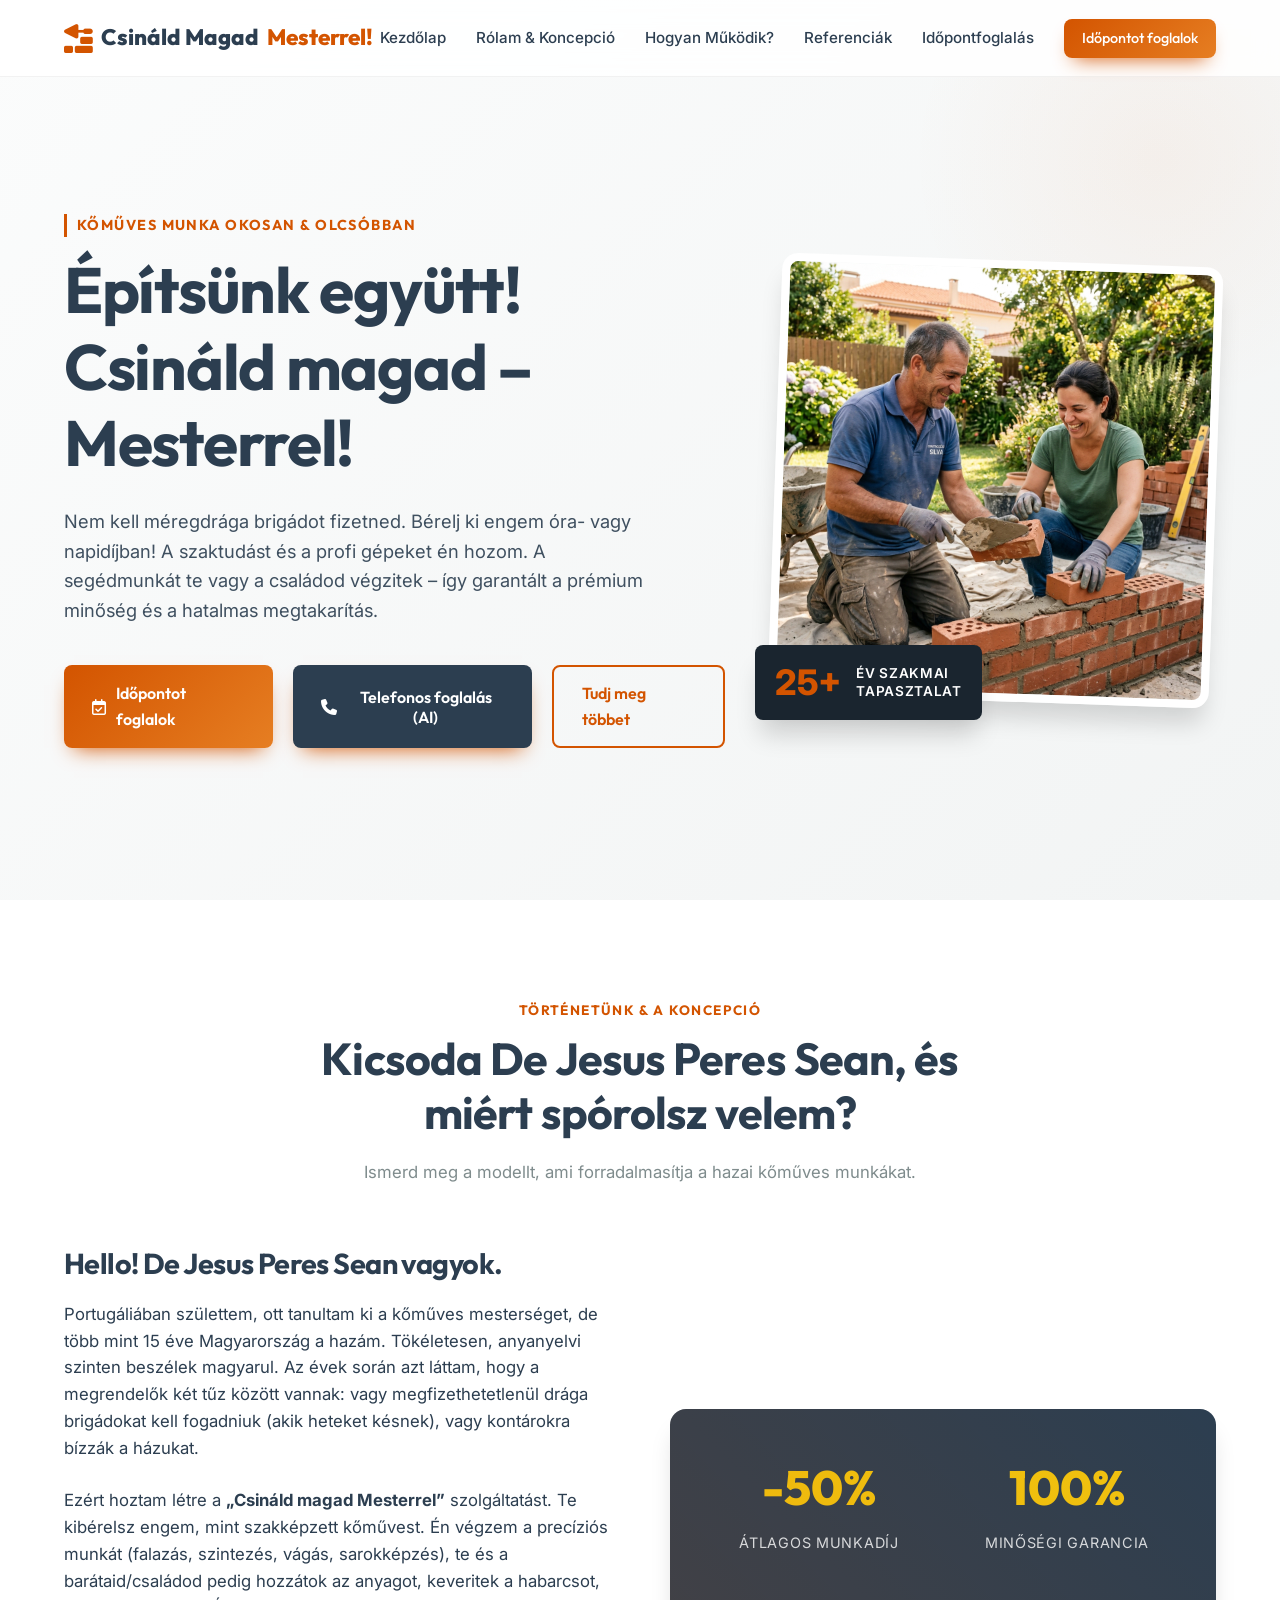
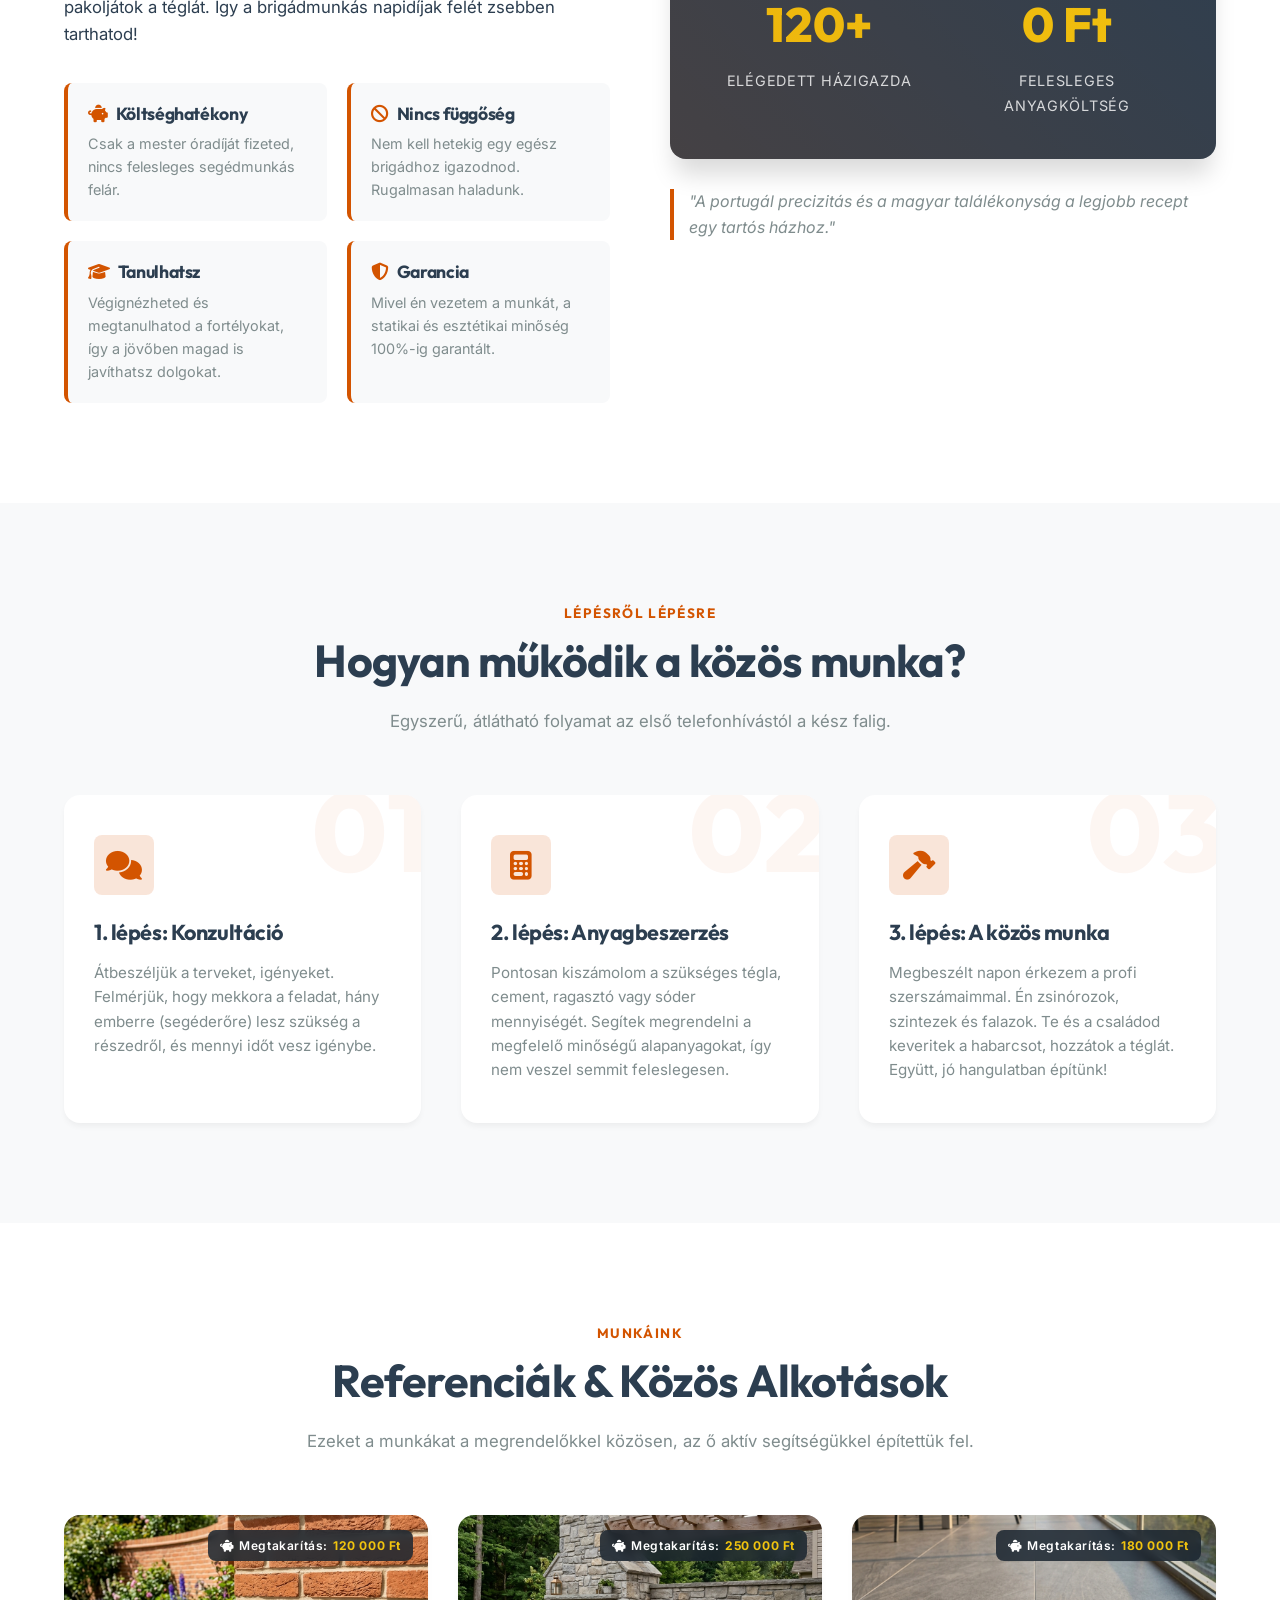
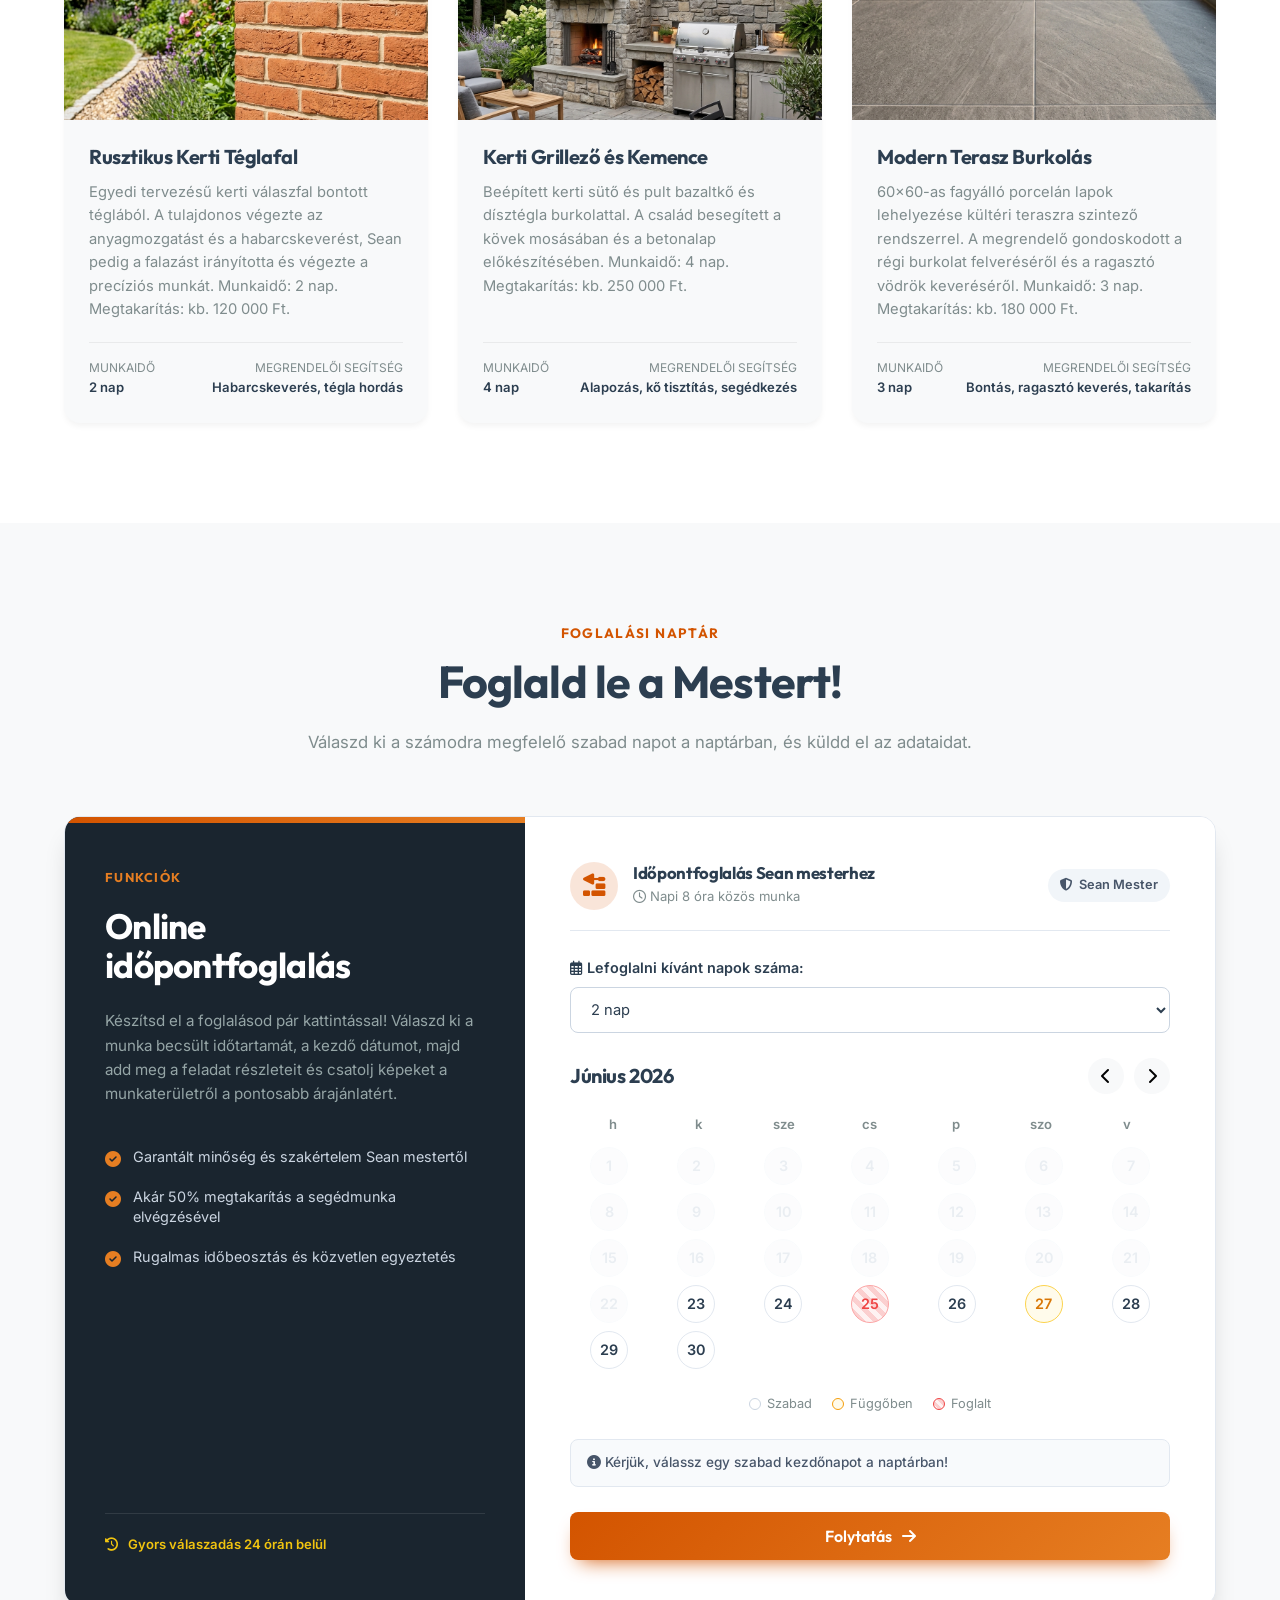
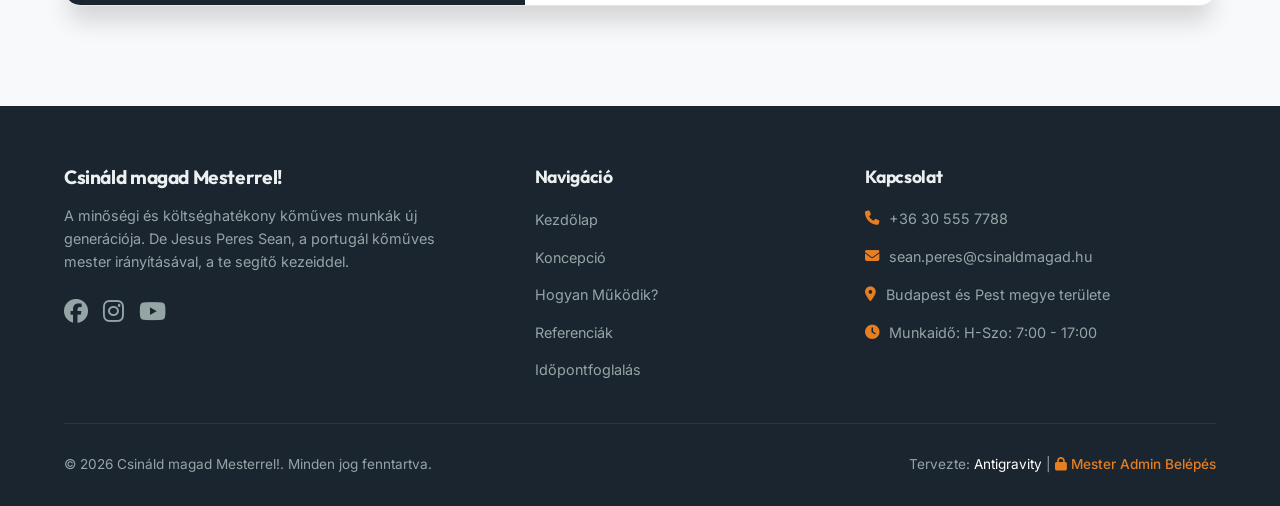
<file: index.html>
<!DOCTYPE html>
<html lang="hu">
<head>
    <meta charset="UTF-8">
    <meta name="viewport" content="width=device-width, initial-scale=1.0">
    <title>Csináld magad Mesterrel! - Kőműves szolgáltatás másképp</title>
    <meta name="description" content="Spóroljon százezreket kőműves munkáin! Kérjen profi segítséget óradíjban, végezze el a segédmunkát önállóan, Joao a portugál mester irányításával.">
    <!-- FontAwesome for modern icons -->
    <link rel="stylesheet" href="https://cdnjs.cloudflare.com/ajax/libs/font-awesome/6.4.0/css/all.min.css">
    <!-- Main Stylesheet -->
    <link rel="stylesheet" href="css/style.css?v=1.2">
</head>
<body>

    <!-- Navigation Bar -->
    <nav class="navbar" id="navbar">
        <a href="#" class="logo">
            <span class="logo-icon"><i class="fa-solid fa-trowel-bricks"></i></span>
            Csináld Magad <span>Mesterrel!</span>
        </a>
        <ul class="nav-links" id="nav-links">
            <li><a href="#home">Kezdőlap</a></li>
            <li><a href="#concept">Rólam & Koncepció</a></li>
            <li><a href="#how-it-works">Hogyan Működik?</a></li>
            <li><a href="#references">Referenciák</a></li>
            <li><a href="#booking">Időpontfoglalás</a></li>
            <li><a href="#booking" class="btn btn-primary" style="padding: 8px 18px; font-size: 0.9rem;">Időpontot foglalok</a></li>
        </ul>
        <div class="hamburger" id="hamburger">
            <span></span>
            <span></span>
            <span></span>
        </div>
    </nav>

    <!-- Hero Section -->
    <section class="hero" id="home">
        <div class="hero-content">
            <span class="hero-tagline">Kőműves munka okosan & olcsóbban</span>
            <h1>Építsünk együtt! <br>Csináld magad – <span>Mesterrel!</span></h1>
            <p>
                Nem kell méregdrága brigádot fizetned. Bérelj ki engem óra- vagy napidíjban! A szaktudást és a profi gépeket én hozom. A segédmunkát te vagy a családod végzitek – így garantált a prémium minőség és a hatalmas megtakarítás.
            </p>
            <div class="hero-ctas">
                <a href="#booking" class="btn btn-primary"><i class="fa-regular fa-calendar-check"></i> Időpontot foglalok</a>
                <button class="btn btn-primary vapi-booking-btn" style="background: var(--secondary);"><i class="fa-solid fa-phone"></i> Telefonos foglalás (AI)</button>
                <a href="#concept" class="btn btn-outline">Tudj meg többet</a>
            </div>
        </div>
        <div class="hero-image-wrapper">
            <img src="assets/hero.png" alt="De Jesus Peres Sean kőműves mester munka közben" class="hero-img">
            <div class="hero-image-badge">
                <span class="badge-num">25+</span>
                <span class="badge-text">Év szakmai<br>tapasztalat</span>
            </div>
        </div>
    </section>

    <!-- Concept / Story Section -->
    <section class="story" id="concept">
        <div class="section-header">
            <span class="section-subtitle">Történetünk & A Koncepció</span>
            <h2 class="section-title">Kicsoda De Jesus Peres Sean, és miért spórolsz velem?</h2>
            <p class="section-desc">Ismerd meg a modellt, ami forradalmasítja a hazai kőműves munkákat.</p>
        </div>
        
        <div class="story-grid">
            <div class="story-content">
                <h3>Hello! De Jesus Peres Sean vagyok.</h3>
                <p class="story-text">
                    Portugáliában születtem, ott tanultam ki a kőműves mesterséget, de több mint 15 éve Magyarország a hazám. Tökéletesen, anyanyelvi szinten beszélek magyarul. Az évek során azt láttam, hogy a megrendelők két tűz között vannak: vagy megfizethetetlenül drága brigádokat kell fogadniuk (akik heteket késnek), vagy kontárokra bízzák a házukat.
                </p>
                <p class="story-text">
                    Ezért hoztam létre a <strong>„Csináld magad Mesterrel”</strong> szolgáltatást. Te kibérelsz engem, mint szakképzett kőművest. Én végzem a precíziós munkát (falazás, szintezés, vágás, sarokképzés), te és a barátaid/családod pedig hozzátok az anyagot, keveritek a habarcsot, pakoljátok a téglát. Így a brigádmunkás napidíjak felét zsebben tarthatod!
                </p>
                
                <div class="story-features">
                    <div class="story-feature-card">
                        <h4><i class="fa-solid fa-piggy-bank" style="color: var(--primary);"></i> Költséghatékony</h4>
                        <p>Csak a mester óradíját fizeted, nincs felesleges segédmunkás felár.</p>
                    </div>
                    <div class="story-feature-card">
                        <h4><i class="fa-solid fa-ban" style="color: var(--primary);"></i> Nincs függőség</h4>
                        <p>Nem kell hetekig egy egész brigádhoz igazodnod. Rugalmasan haladunk.</p>
                    </div>
                    <div class="story-feature-card">
                        <h4><i class="fa-solid fa-graduation-cap" style="color: var(--primary);"></i> Tanulhatsz</h4>
                        <p>Végignézheted és megtanulhatod a fortélyokat, így a jövőben magad is javíthatsz dolgokat.</p>
                    </div>
                    <div class="story-feature-card">
                        <h4><i class="fa-solid fa-shield-halved" style="color: var(--primary);"></i> Garancia</h4>
                        <p>Mivel én vezetem a munkát, a statikai és esztétikai minőség 100%-ig garantált.</p>
                    </div>
                </div>
            </div>
            
            <div class="story-stats-wrapper">
                <div class="story-stats">
                    <div class="stat-item">
                        <span class="stat-val">-50%</span>
                        <span class="stat-label">Átlagos Munkadíj</span>
                    </div>
                    <div class="stat-item">
                        <span class="stat-val">100%</span>
                        <span class="stat-label">Minőségi Garancia</span>
                    </div>
                    <div class="stat-item">
                        <span class="stat-val">120+</span>
                        <span class="stat-label">Elégedett Házigazda</span>
                    </div>
                    <div class="stat-item">
                        <span class="stat-val">0 Ft</span>
                        <span class="stat-label">Felesleges Anyagköltség</span>
                    </div>
                </div>
                <div style="margin-top: 30px; text-align: center;">
                    <blockquote style="font-style: italic; border-left: 4px solid var(--primary); padding-left: 15px; text-align: left; color: var(--text-muted);">
                        "A portugál precizitás és a magyar találékonyság a legjobb recept egy tartós házhoz."
                    </blockquote>
                </div>
            </div>
        </div>
    </section>

    <!-- How It Works Section -->
    <section class="how-it-works" id="how-it-works">
        <div class="section-header">
            <span class="section-subtitle">Lépésről lépésre</span>
            <h2 class="section-title">Hogyan működik a közös munka?</h2>
            <p class="section-desc">Egyszerű, átlátható folyamat az első telefonhívástól a kész falig.</p>
        </div>
        
        <div class="steps-container">
            <!-- Step 1 -->
            <div class="step-card">
                <span class="step-num">01</span>
                <div class="step-icon-wrapper">
                    <i class="fa-solid fa-comments"></i>
                </div>
                <h3>1. lépés: Konzultáció</h3>
                <p>
                    Átbeszéljük a terveket, igényeket. Felmérjük, hogy mekkora a feladat, hány emberre (segéderőre) lesz szükség a részedről, és mennyi időt vesz igénybe.
                </p>
            </div>
            
            <!-- Step 2 -->
            <div class="step-card">
                <span class="step-num">02</span>
                <div class="step-icon-wrapper">
                    <i class="fa-solid fa-calculator"></i>
                </div>
                <h3>2. lépés: Anyagbeszerzés</h3>
                <p>
                    Pontosan kiszámolom a szükséges tégla, cement, ragasztó vagy sóder mennyiségét. Segítek megrendelni a megfelelő minőségű alapanyagokat, így nem veszel semmit feleslegesen.
                </p>
            </div>
            
            <!-- Step 3 -->
            <div class="step-card">
                <span class="step-num">03</span>
                <div class="step-icon-wrapper">
                    <i class="fa-solid fa-hammer"></i>
                </div>
                <h3>3. lépés: A közös munka</h3>
                <p>
                    Megbeszélt napon érkezem a profi szerszámaimmal. Én zsinórozok, szintezek és falazok. Te és a családod keveritek a habarcsot, hozzátok a téglát. Együtt, jó hangulatban építünk!
                </p>
            </div>
        </div>
    </section>

    <!-- Services and References Section -->
    <section class="references" id="references">
        <div class="section-header">
            <span class="section-subtitle">Munkáink</span>
            <h2 class="section-title">Referenciák & Közös Alkotások</h2>
            <p class="section-desc">Ezeket a munkákat a megrendelőkkel közösen, az ő aktív segítségükkel építettük fel.</p>
        </div>
        
        <div class="ref-grid" id="references-grid">
            <!-- Dynamic items loaded from local storage database -->
        </div>
    </section>

    <!-- Booking System Section -->
    <section class="booking" id="booking">
        <div class="section-header">
            <span class="section-subtitle">Foglalási naptár</span>
            <h2 class="section-title">Foglald le a Mestert!</h2>
            <p class="section-desc">Válaszd ki a számodra megfelelő szabad napot a naptárban, és küldd el az adataidat.</p>
        </div>
        
        <div class="booking-widget">
            <!-- Widget Left: Info Panel (Dark Theme) -->
            <div class="widget-left">
                <span class="widget-tag">FUNKCIÓK</span>
                <h2>Online<br>időpontfoglalás</h2>
                <p>
                    Készítsd el a foglalásod pár kattintással! Válaszd ki a munka becsült időtartamát, a kezdő dátumot, majd add meg a feladat részleteit és csatolj képeket a munkaterületről a pontosabb árajánlatért.
                </p>
                <div class="widget-bullets">
                    <div class="bullet-item">
                        <i class="fa-solid fa-circle-check"></i>
                        <span>Garantált minőség és szakértelem Sean mestertől</span>
                    </div>
                    <div class="bullet-item">
                        <i class="fa-solid fa-circle-check"></i>
                        <span>Akár 50% megtakarítás a segédmunka elvégzésével</span>
                    </div>
                    <div class="bullet-item">
                        <i class="fa-solid fa-circle-check"></i>
                        <span>Rugalmas időbeosztás és közvetlen egyeztetés</span>
                    </div>
                </div>
                <div class="widget-badge-container">
                    <div class="widget-badge">
                        <i class="fa-solid fa-clock-rotate-left"></i>
                        <span>Gyors válaszadás 24 órán belül</span>
                    </div>
                </div>
            </div>
            
            <!-- Widget Right: Wizard (White Panel) -->
            <div class="widget-right">
                <!-- Wizard Header (Service Info) -->
                <div class="wizard-service-info">
                    <div class="service-icon">
                        <i class="fa-solid fa-trowel-bricks"></i>
                    </div>
                    <div class="service-details">
                        <h4>Időpontfoglalás Sean mesterhez</h4>
                        <span><i class="fa-regular fa-clock"></i> Napi 8 óra közös munka</span>
                    </div>
                    <div class="service-provider">
                        <i class="fa-solid fa-shield-halved"></i> Sean Mester
                    </div>
                </div>
                
                <!-- STEP 1: CALENDAR & DURATION SELECTION -->
                <div id="step-calendar-container" class="wizard-step-panel">
                    <div class="duration-selector-group">
                        <label for="booking-duration"><i class="fa-regular fa-calendar-days"></i> Lefoglalni kívánt napok száma:</label>
                        <select id="booking-duration" class="duration-select">
                            <option value="1">1 nap</option>
                            <option value="2" selected>2 nap</option>
                            <option value="3">3 nap</option>
                            <option value="4">4 nap</option>
                            <option value="5">5+ nap</option>
                        </select>
                    </div>
                    
                    <div class="calendar-wrapper">
                        <div class="calendar-header">
                            <h3 id="calendar-month-year">Június 2026</h3>
                            <div style="display: flex; gap: 10px;">
                                <button class="calendar-nav-btn" id="prev-month-btn"><i class="fa-solid fa-chevron-left"></i></button>
                                <button class="calendar-nav-btn" id="next-month-btn"><i class="fa-solid fa-chevron-right"></i></button>
                            </div>
                        </div>
                        
                        <div class="calendar-weekdays">
                            <div>h</div>
                            <div>k</div>
                            <div>sze</div>
                            <div>cs</div>
                            <div>p</div>
                            <div>szo</div>
                            <div>v</div>
                        </div>
                        
                        <div class="calendar-days" id="calendar-days-container">
                            <!-- Calendar days loaded dynamically -->
                        </div>
                        
                        <div class="calendar-legend">
                            <div class="legend-item">
                                <div class="legend-color free"></div>
                                <span>Szabad</span>
                            </div>
                            <div class="legend-item">
                                <div class="legend-color pending"></div>
                                <span>Függőben</span>
                            </div>
                            <div class="legend-item">
                                <div class="legend-color booked"></div>
                                <span>Foglalt</span>
                            </div>
                        </div>
                    </div>
                    
                    <!-- Selection feedback info bar -->
                    <div class="selection-feedback-bar">
                        <span id="selected-range-summary"><i class="fa-solid fa-circle-info"></i> Kérjük, válassz egy szabad kezdőnapot a naptárban!</span>
                    </div>
                    
                    <!-- Wizard bottom action row -->
                    <div class="wizard-action-row">
                        <button id="btn-continue-to-form" class="btn btn-primary" style="width: 100%;" disabled>
                            Folytatás <i class="fa-solid fa-arrow-right"></i>
                        </button>
                    </div>
                </div>
                
                <!-- STEP 2: BOOKING DETAILS FORM -->
                <div id="step-form-container" class="wizard-step-panel" style="display: none;">
                    <div class="back-nav-row">
                        <button id="btn-back-to-calendar" class="back-link-btn">
                            <i class="fa-solid fa-arrow-left-long"></i> Vissza a naptárhoz
                        </button>
                    </div>
                    
                    <div class="chosen-date-banner">
                        <i class="fa-regular fa-calendar-check"></i>
                        <div>
                            <div class="banner-title">Kiválasztott foglalási időszak:</div>
                            <div id="form-date-summary" class="banner-dates">2026. június 25 - 26. (2 nap)</div>
                        </div>
                    </div>
                    
                    <form id="booking-form">
                        <input type="hidden" id="booking-date" name="booking-date" required>
                        
                        <div class="form-group">
                            <label for="booking-name">Teljes Név *</label>
                            <div class="input-icon-wrapper">
                                <i class="fa-regular fa-user"></i>
                                <input type="text" id="booking-name" placeholder="pl. Kovács Péter" required>
                            </div>
                        </div>
                        
                        <div class="form-group">
                            <label for="booking-phone">Telefonszám *</label>
                            <div class="input-icon-wrapper">
                                <i class="fa-solid fa-phone"></i>
                                <input type="tel" id="booking-phone" placeholder="pl. +36 30 123 4567" required>
                            </div>
                        </div>
                        
                        <div class="form-group">
                            <label for="booking-email">E-mail cím *</label>
                            <div class="input-icon-wrapper">
                                <i class="fa-regular fa-envelope"></i>
                                <input type="email" id="booking-email" placeholder="pl. peter@gmail.com" required>
                            </div>
                        </div>
                        
                        <div class="form-group">
                            <label for="booking-location">Helyszín (Település, Kerület) *</label>
                            <div class="input-icon-wrapper">
                                <i class="fa-solid fa-location-dot"></i>
                                <input type="text" id="booking-location" placeholder="pl. Dunakeszi" required>
                            </div>
                        </div>
                        
                        <div class="form-group">
                            <label for="booking-description">Munka részletes leírása *</label>
                            <div class="input-icon-wrapper align-top">
                                <i class="fa-regular fa-comment"></i>
                                <textarea id="booking-description" rows="4" placeholder="Kérlek írd le mit szeretnél építeni, és hányan tudtok besegíteni segédmunkával!" required></textarea>
                            </div>
                        </div>
                        
                        <!-- File upload for workspace photos -->
                        <div class="form-group">
                            <label>Képek csatolása a munkaterületről (opcionális):</label>
                            <div class="workspace-upload-area" id="workspace-upload-area">
                                <i class="fa-solid fa-camera-retro"></i>
                                <p>Kattints ide képek feltöltéséhez, vagy húzd őket ide</p>
                                <small>Több kép is kiválasztható (JPG, PNG)</small>
                                <input type="file" id="booking-files" accept="image/*" multiple style="display: none;">
                            </div>
                            <div class="workspace-images-preview-grid" id="workspace-images-preview">
                                <!-- Thumbnails loaded dynamically -->
                            </div>
                        </div>
                        
                        <!-- Checkbox for callback request -->
                        <div class="form-group-checkbox">
                            <label class="custom-checkbox-container">
                                <input type="checkbox" id="booking-callback">
                                <span class="checkmark"></span>
                                <span class="checkbox-text">Kérek telefonos visszahívást a részletek egyeztetéséhez</span>
                            </label>
                        </div>
                        
                        <button type="submit" class="btn btn-primary" id="booking-submit-btn" style="width: 100%; margin-top: 10px;">
                            <i class="fa-solid fa-paper-plane"></i> Foglalási Kérelem Beküldése
                        </button>
                    </form>
                </div>
            </div>
        </div>
    </section>

    <!-- Footer -->
    <footer>
        <div class="footer-grid">
            <div class="footer-about">
                <h4>Csináld magad Mesterrel!</h4>
                <p>
                    A minőségi és költséghatékony kőműves munkák új generációja. De Jesus Peres Sean, a portugál kőműves mester irányításával, a te segítő kezeiddel.
                </p>
                <div style="font-size: 1.5rem; display: flex; gap: 15px;">
                    <a href="#" style="color: var(--text-muted-dark);"><i class="fa-brands fa-facebook"></i></a>
                    <a href="#" style="color: var(--text-muted-dark);"><i class="fa-brands fa-instagram"></i></a>
                    <a href="#" style="color: var(--text-muted-dark);"><i class="fa-brands fa-youtube"></i></a>
                </div>
            </div>
            
            <div class="footer-links">
                <h4>Navigáció</h4>
                <ul>
                    <li><a href="#home">Kezdőlap</a></li>
                    <li><a href="#concept">Koncepció</a></li>
                    <li><a href="#how-it-works">Hogyan Működik?</a></li>
                    <li><a href="#references">Referenciák</a></li>
                    <li><a href="#booking">Időpontfoglalás</a></li>
                </ul>
            </div>
            
            <div class="footer-contact">
                <h4>Kapcsolat</h4>
                <ul>
                    <li><i class="fa-solid fa-phone" style="color: var(--primary-light);"></i> +36 30 555 7788</li>
                    <li><i class="fa-solid fa-envelope" style="color: var(--primary-light);"></i> sean.peres@csinaldmagad.hu</li>
                    <li><i class="fa-solid fa-location-dot" style="color: var(--primary-light);"></i> Budapest és Pest megye területe</li>
                    <li><i class="fa-solid fa-clock" style="color: var(--primary-light);"></i> Munkaidő: H-Szo: 7:00 - 17:00</li>
                </ul>
            </div>
        </div>
        
        <div class="footer-bottom">
            <p>&copy; 2026 Csináld magad Mesterrel!. Minden jog fenntartva.</p>
            <p>
                Tervezte: <a href="#" style="color: #fff;">Antigravity</a> | 
                <a href="admin.html" class="admin-login-link"><i class="fa-solid fa-lock"></i> Mester Admin Belépés</a>
            </p>
        </div>
    </footer>

    <!-- Active Call Overlay (Vapi.ai) -->
    <div id="call-overlay" class="call-overlay hidden">
        <div class="call-header" id="call-header">
            <div class="call-status">
                <div id="pulse-indicator" class="pulse-indicator"></div>
                <span id="call-status-text">Hívás folyamatban...</span>
            </div>
            <button id="minimize-call-btn" class="icon-btn" title="Kicsinyítés/Nagyítás">
                <svg width="20" height="20" viewBox="0 0 24 24" fill="none" stroke="currentColor" stroke-width="2" stroke-linecap="round" stroke-linejoin="round"><polyline points="4 14 10 14 10 20"></polyline><polyline points="20 10 14 10 14 4"></polyline><line x1="14" y1="10" x2="21" y2="3"></line><line x1="3" y1="21" x2="10" y2="14"></line></svg>
            </button>
        </div>
        
        <div class="call-body">
            <div class="ai-avatar">
                <i class="fa-solid fa-robot" style="font-size: 2.5rem; color: #fff;"></i>
            </div>
            <div style="display: flex; justify-content: center;">
                <div class="waveform">
                    <div class="bar"></div><div class="bar"></div><div class="bar"></div><div class="bar"></div><div class="bar"></div>
                </div>
            </div>
            <div class="transcript-container" id="transcript-container">
                <div class="transcript-msg system-msg">Az asszisztens csatlakozott.</div>
            </div>
            
            <!-- Chat Input Area -->
            <div class="chat-input-wrapper">
                <input type="text" id="chat-input" placeholder="Írj egy üzenetet..." autocomplete="off">
                <button id="send-chat-btn" title="Küldés">
                    <svg width="18" height="18" viewBox="0 0 24 24" fill="none" stroke="currentColor" stroke-width="2" stroke-linecap="round" stroke-linejoin="round"><line x1="22" y1="2" x2="11" y2="13"></line><polygon points="22 2 15 22 11 13 2 9 22 2"></polygon></svg>
                </button>
            </div>
        </div>

        <div class="call-controls">
            <button id="mute-btn" class="control-btn" title="Mikrofon némítása">
                <svg id="mic-icon" width="22" height="22" viewBox="0 0 24 24" fill="none" stroke="currentColor" stroke-width="2" stroke-linecap="round" stroke-linejoin="round"><path d="M12 2a3 3 0 0 0-3 3v7a3 3 0 0 0 6 0V5a3 3 0 0 0-3-3Z"></path><path d="M19 10v2a7 7 0 0 1-14 0v-2"></path><line x1="12" x2="12" y1="19" y2="22"></line></svg>
            </button>
            <button id="end-call-btn" class="control-btn end-btn" title="Hívás befejezése">
                <svg width="22" height="22" viewBox="0 0 24 24" fill="none" stroke="currentColor" stroke-width="2" stroke-linecap="round" stroke-linejoin="round"><path d="M10.68 13.31a16 16 0 0 0 3.41 2.6l1.27-1.27a2 2 0 0 1 2.11-.45 12.84 12.84 0 0 0 2.81.7 2 2 0 0 1 1.72 2v3a2 2 0 0 1-2.18 2 19.79 19.79 0 0 1-8.63-3.07 19.42 19.42 0 0 1-3.33-2.67m-2.67-3.34a19.79 19.79 0 0 1-3.07-8.63A2 2 0 0 1 4.11 2h3a2 2 0 0 1 2 1.72 12.84 12.84 0 0 0 .7 2.81 2 2 0 0 1-.45 2.11L8.09 9.91"></path><line x1="23" x2="1" y1="1" y2="23"></line></svg>
            </button>
        </div>
    </div>

    <!-- JS Logic -->
    <script type="module" src="js/main.js"></script>
    <script type="module" src="js/vapi-client.js"></script>
</body>
</html>
</file>
<file: css/style.css>
/* style.css - Premium Design System & UI Styling */

@import url('https://fonts.googleapis.com/css2?family=Inter:wght@300;400;500;600;700&family=Outfit:wght@400;500;600;700;800&display=swap');

:root {
    /* Color Palette */
    --primary: #d35400;         /* Clay Terracotta Brick */
    --primary-light: #e67e22;   /* Bright clay */
    --primary-glow: rgba(211, 84, 0, 0.15);
    --secondary: #2c3e50;       /* Slate Grey */
    --secondary-dark: #1a252f;  /* Coal Deep Grey */
    --accent: #f1c40f;          /* Golden Yellow (Construction accent) */
    
    /* Neutrals */
    --bg-light: #f8f9fa;
    --bg-card-light: rgba(255, 255, 255, 0.85);
    --bg-dark: #12181f;
    --bg-card-dark: rgba(26, 37, 47, 0.9);
    --text-dark: #2c3e50;
    --text-light: #ecf0f1;
    --text-muted: #7f8c8d;
    --text-muted-dark: #95a5a6;
    
    /* Status Colors */
    --status-pending: #f39c12;  /* Orange */
    --status-accepted: #2ecc71; /* Green */
    --status-rejected: #e74c3c; /* Red */
    
    /* Styling Tokens */
    --font-header: 'Outfit', sans-serif;
    --font-body: 'Inter', sans-serif;
    --shadow-sm: 0 4px 6px -1px rgba(0, 0, 0, 0.05);
    --shadow-md: 0 10px 20px -5px rgba(0, 0, 0, 0.1);
    --shadow-lg: 0 20px 25px -5px rgba(0, 0, 0, 0.15);
    --border-radius-sm: 8px;
    --border-radius-md: 16px;
    --border-radius-lg: 24px;
    --glass-blur: 12px;
    --glass-border: rgba(255, 255, 255, 0.2);
    --transition: all 0.3s cubic-bezier(0.4, 0, 0.2, 1);
}

/* Reset & Global */
* {
    margin: 0;
    padding: 0;
    box-sizing: border-box;
}

html {
    scroll-behavior: smooth;
    font-size: 16px;
}

body {
    font-family: var(--font-body);
    background-color: var(--bg-light);
    color: var(--text-dark);
    line-height: 1.6;
    overflow-x: hidden;
}

/* Typography */
h1, h2, h3, h4, h5, h6 {
    font-family: var(--font-header);
    font-weight: 700;
    letter-spacing: -0.02em;
    line-height: 1.2;
}

a {
    color: inherit;
    text-decoration: none;
    transition: var(--transition);
}

/* Buttons & CTA */
.btn {
    display: inline-flex;
    align-items: center;
    justify-content: center;
    gap: 10px;
    font-family: var(--font-header);
    font-weight: 600;
    padding: 14px 28px;
    border-radius: var(--border-radius-sm);
    border: none;
    cursor: pointer;
    transition: var(--transition);
    font-size: 1rem;
}

.btn-primary {
    background: linear-gradient(135deg, var(--primary) 0%, var(--primary-light) 100%);
    color: #fff;
    box-shadow: 0 10px 20px -10px var(--primary);
}

.btn-primary:hover {
    transform: translateY(-3px);
    box-shadow: 0 15px 25px -8px var(--primary);
    filter: brightness(1.1);
}

.btn-secondary {
    background-color: var(--secondary);
    color: #fff;
}

.btn-secondary:hover {
    background-color: var(--secondary-dark);
    transform: translateY(-3px);
}

.btn-outline {
    background-color: transparent;
    border: 2px solid var(--primary);
    color: var(--primary);
}

.btn-outline:hover {
    background-color: var(--primary);
    color: #fff;
    transform: translateY(-3px);
}

/* Navigation */
.navbar {
    position: fixed;
    top: 0;
    left: 0;
    width: 100%;
    z-index: 1000;
    background: rgba(255, 255, 255, 0.85);
    backdrop-filter: blur(var(--glass-blur));
    border-bottom: 1px solid rgba(0, 0, 0, 0.05);
    padding: 15px 5%;
    display: flex;
    justify-content: space-between;
    align-items: center;
    transition: var(--transition);
}

.navbar.scrolled {
    padding: 10px 5%;
    box-shadow: var(--shadow-md);
    background: rgba(255, 255, 255, 0.95);
}

.logo {
    display: flex;
    align-items: center;
    gap: 8px;
    font-family: var(--font-header);
    font-weight: 800;
    font-size: 1.4rem;
    color: var(--secondary);
}

.logo span {
    color: var(--primary);
}

.logo-icon {
    font-size: 1.8rem;
}

.nav-links {
    display: flex;
    list-style: none;
    gap: 30px;
    align-items: center;
}

.nav-links a {
    font-weight: 500;
    font-size: 0.95rem;
    position: relative;
}

.nav-links a::after {
    content: '';
    position: absolute;
    bottom: -5px;
    left: 0;
    width: 0;
    height: 2px;
    background-color: var(--primary);
    transition: var(--transition);
}

.nav-links a:hover::after {
    width: 100%;
}

.hamburger {
    display: none;
    cursor: pointer;
    flex-direction: column;
    gap: 5px;
}

.hamburger span {
    width: 25px;
    height: 3px;
    background-color: var(--secondary);
    border-radius: 2px;
    transition: var(--transition);
}

/* Hero Section */
.hero {
    min-height: 100vh;
    padding: 140px 5% 80px 5%;
    display: grid;
    grid-template-columns: 1.2fr 0.8fr;
    align-items: center;
    gap: 50px;
    background: linear-gradient(135deg, #fbfcfc 0%, #f2f4f4 100%);
    position: relative;
    overflow: hidden;
}

.hero::before {
    content: '';
    position: absolute;
    top: -10%;
    right: -10%;
    width: 500px;
    height: 500px;
    background: radial-gradient(circle, rgba(211,84,0,0.05) 0%, transparent 70%);
    z-index: 0;
}

.hero-content {
    position: relative;
    z-index: 1;
}

.hero-tagline {
    display: inline-block;
    color: var(--primary);
    font-weight: 700;
    font-family: var(--font-header);
    text-transform: uppercase;
    letter-spacing: 0.1em;
    font-size: 0.9rem;
    margin-bottom: 15px;
    border-left: 3px solid var(--primary);
    padding-left: 10px;
}

.hero-content h1 {
    font-size: clamp(2.5rem, 5vw, 4rem);
    color: var(--secondary);
    margin-bottom: 25px;
}

.hero-content p {
    font-size: 1.15rem;
    color: var(--text-dark);
    margin-bottom: 40px;
    max-width: 600px;
    opacity: 0.9;
}

.hero-ctas {
    display: flex;
    gap: 20px;
}

.hero-image-wrapper {
    position: relative;
    display: flex;
    justify-content: center;
    align-items: center;
}

.hero-img {
    width: 100%;
    max-width: 480px;
    height: auto;
    border-radius: var(--border-radius-md);
    box-shadow: var(--shadow-lg);
    border: 8px solid #fff;
    transform: rotate(2deg);
    transition: var(--transition);
    z-index: 1;
}

.hero-image-wrapper:hover .hero-img {
    transform: rotate(0) scale(1.02);
}

.hero-image-badge {
    position: absolute;
    bottom: -20px;
    left: -20px;
    background: var(--secondary-dark);
    color: #fff;
    padding: 20px;
    border-radius: var(--border-radius-sm);
    box-shadow: var(--shadow-lg);
    z-index: 2;
    display: flex;
    align-items: center;
    gap: 15px;
}

.hero-image-badge .badge-num {
    font-size: 2.2rem;
    font-weight: 800;
    color: var(--primary);
    line-height: 1;
}

.hero-image-badge .badge-text {
    font-size: 0.85rem;
    font-weight: 600;
    text-transform: uppercase;
    letter-spacing: 0.05em;
    line-height: 1.3;
}

/* Sections Global */
section {
    padding: 100px 5%;
    position: relative;
}

.section-header {
    text-align: center;
    max-width: 700px;
    margin: 0 auto 60px auto;
}

.section-subtitle {
    color: var(--primary);
    font-family: var(--font-header);
    font-weight: 700;
    text-transform: uppercase;
    letter-spacing: 0.1em;
    font-size: 0.85rem;
    display: block;
    margin-bottom: 10px;
}

.section-title {
    font-size: clamp(2rem, 3.5vw, 2.8rem);
    color: var(--secondary);
    margin-bottom: 20px;
}

.section-desc {
    color: var(--text-muted);
    font-size: 1.05rem;
}

/* Concept / Story Section */
.story {
    background-color: #fff;
}

.story-grid {
    display: grid;
    grid-template-columns: 1fr 1fr;
    gap: 60px;
    align-items: center;
}

.story-content h3 {
    font-size: 1.8rem;
    color: var(--secondary);
    margin-bottom: 20px;
}

.story-text {
    margin-bottom: 25px;
    font-size: 1.05rem;
    color: var(--text-dark);
}

.story-features {
    display: grid;
    grid-template-columns: 1fr 1fr;
    gap: 20px;
    margin-top: 35px;
}

.story-feature-card {
    background: var(--bg-light);
    padding: 20px;
    border-radius: var(--border-radius-sm);
    border-left: 4px solid var(--primary);
    transition: var(--transition);
}

.story-feature-card:hover {
    transform: translateY(-5px);
    box-shadow: var(--shadow-md);
}

.story-feature-card h4 {
    font-size: 1.1rem;
    color: var(--secondary);
    margin-bottom: 8px;
    display: flex;
    align-items: center;
    gap: 8px;
}

.story-feature-card p {
    font-size: 0.9rem;
    color: var(--text-muted);
}

.story-stats {
    display: grid;
    grid-template-columns: 1fr 1fr;
    gap: 30px;
    background: var(--secondary);
    color: #fff;
    padding: 40px;
    border-radius: var(--border-radius-md);
    box-shadow: var(--shadow-lg);
    position: relative;
    overflow: hidden;
}

.story-stats::before {
    content: '';
    position: absolute;
    top: 0;
    left: 0;
    width: 100%;
    height: 100%;
    background: linear-gradient(45deg, rgba(211,84,0,0.15) 0%, transparent 100%);
    pointer-events: none;
}

.stat-item {
    text-align: center;
}

.stat-val {
    font-size: 3rem;
    font-weight: 800;
    color: var(--accent);
    display: block;
    margin-bottom: 5px;
    font-family: var(--font-header);
}

.stat-label {
    font-size: 0.9rem;
    text-transform: uppercase;
    letter-spacing: 0.05em;
    opacity: 0.8;
}

/* How It Works Section */
.how-it-works {
    background-color: var(--bg-light);
}

.steps-container {
    display: grid;
    grid-template-columns: repeat(3, 1fr);
    gap: 40px;
    position: relative;
}

.step-card {
    background: #fff;
    padding: 40px 30px;
    border-radius: var(--border-radius-md);
    box-shadow: var(--shadow-sm);
    position: relative;
    transition: var(--transition);
    overflow: hidden;
}

.step-card:hover {
    transform: translateY(-10px);
    box-shadow: var(--shadow-lg);
}

.step-num {
    position: absolute;
    top: -20px;
    right: -10px;
    font-size: 7rem;
    font-weight: 800;
    color: rgba(211, 84, 0, 0.05);
    line-height: 1;
    font-family: var(--font-header);
}

.step-icon-wrapper {
    width: 60px;
    height: 60px;
    border-radius: var(--border-radius-sm);
    background: var(--primary-glow);
    color: var(--primary);
    display: flex;
    align-items: center;
    justify-content: center;
    font-size: 1.8rem;
    margin-bottom: 25px;
    position: relative;
}

.step-card h3 {
    font-size: 1.35rem;
    color: var(--secondary);
    margin-bottom: 15px;
}

.step-card p {
    font-size: 0.95rem;
    color: var(--text-muted);
}

/* References Section */
.references {
    background-color: #fff;
}

.ref-grid {
    display: grid;
    grid-template-columns: repeat(3, 1fr);
    gap: 30px;
}

.ref-card {
    background: var(--bg-light);
    border-radius: var(--border-radius-md);
    overflow: hidden;
    box-shadow: var(--shadow-sm);
    transition: var(--transition);
    display: flex;
    flex-direction: column;
}

.ref-card:hover {
    transform: translateY(-8px);
    box-shadow: var(--shadow-lg);
}

.ref-img-wrapper {
    position: relative;
    aspect-ratio: 16 / 9;
    overflow: hidden;
    display: flex;
    justify-content: center;
    align-items: center;
    background-color: #e2e8f0;
}

.ref-img {
    width: 100%;
    height: 100%;
    object-fit: cover;
    transition: var(--transition);
}

.ref-card:hover .ref-img {
    transform: scale(1.05);
}

.ref-badge {
    position: absolute;
    top: 15px;
    right: 15px;
    background: rgba(26, 37, 47, 0.85);
    backdrop-filter: blur(4px);
    color: #fff;
    padding: 6px 12px;
    border-radius: var(--border-radius-sm);
    font-size: 0.75rem;
    font-weight: 600;
    letter-spacing: 0.05em;
    display: flex;
    align-items: center;
    gap: 5px;
}

.ref-badge span {
    color: var(--accent);
    font-weight: 700;
}

.ref-content {
    padding: 25px;
    display: flex;
    flex-direction: column;
    flex-grow: 1;
}

.ref-content h3 {
    font-size: 1.25rem;
    color: var(--secondary);
    margin-bottom: 12px;
}

.ref-content p {
    font-size: 0.92rem;
    color: var(--text-muted);
    margin-bottom: 20px;
    flex-grow: 1;
}

.ref-meta {
    border-top: 1px solid rgba(0, 0, 0, 0.06);
    padding-top: 15px;
    display: flex;
    justify-content: space-between;
    font-size: 0.82rem;
}

.ref-meta-item {
    display: flex;
    flex-direction: column;
}

.ref-meta-label {
    color: var(--text-muted);
    font-size: 0.75rem;
    text-transform: uppercase;
}

.ref-meta-val {
    font-weight: 600;
    color: var(--secondary);
}

/* Booking Section (Calendar UI) */
.booking {
    background-color: var(--bg-light);
}

.booking-widget {
    display: grid;
    grid-template-columns: 0.8fr 1.2fr;
    background: #fff;
    border-radius: var(--border-radius-md);
    overflow: hidden;
    box-shadow: var(--shadow-lg);
    border: 1px solid #e2e8f0;
    margin-top: 40px;
    min-height: 620px;
}

.widget-left {
    background-color: var(--secondary-dark);
    color: #fff;
    padding: 50px 40px;
    display: flex;
    flex-direction: column;
    justify-content: flex-start;
    position: relative;
}

.widget-left::before {
    content: '';
    position: absolute;
    top: 0;
    left: 0;
    width: 100%;
    height: 6px;
    background: linear-gradient(90deg, var(--primary) 0%, var(--primary-light) 100%);
}

.widget-tag {
    color: var(--primary-light);
    font-family: var(--font-header);
    font-weight: 700;
    letter-spacing: 0.1em;
    font-size: 0.8rem;
    margin-bottom: 20px;
    display: block;
}

.widget-left h2 {
    font-size: 2.2rem;
    line-height: 1.1;
    margin-bottom: 25px;
    font-family: var(--font-header);
}

.widget-left p {
    font-size: 0.95rem;
    color: var(--text-muted-dark);
    margin-bottom: 40px;
    line-height: 1.6;
}

.widget-bullets {
    display: flex;
    flex-direction: column;
    gap: 20px;
    flex-grow: 1;
}

.bullet-item {
    display: flex;
    align-items: flex-start;
    gap: 12px;
}

.bullet-item i {
    color: var(--primary-light);
    margin-top: 4px;
    font-size: 1rem;
}

.bullet-item span {
    font-size: 0.9rem;
    line-height: 1.4;
    color: #cbd5e1;
}

.widget-badge-container {
    margin-top: 30px;
    border-top: 1px solid rgba(255, 255, 255, 0.1);
    padding-top: 20px;
}

.widget-badge {
    display: flex;
    align-items: center;
    gap: 10px;
    font-size: 0.82rem;
    color: var(--accent);
    font-weight: 600;
}

.widget-right {
    background-color: #fff;
    padding: 45px;
    display: flex;
    flex-direction: column;
    justify-content: flex-start;
}

.wizard-service-info {
    display: flex;
    align-items: center;
    gap: 15px;
    border-bottom: 1px solid #e2e8f0;
    padding-bottom: 20px;
    margin-bottom: 25px;
}

.service-icon {
    width: 48px;
    height: 48px;
    border-radius: 50%;
    background-color: var(--primary-glow);
    color: var(--primary);
    display: flex;
    align-items: center;
    justify-content: center;
    font-size: 1.4rem;
}

.service-details {
    flex-grow: 1;
}

.service-details h4 {
    font-size: 1.05rem;
    color: var(--secondary);
    font-weight: 700;
}

.service-details span {
    font-size: 0.82rem;
    color: var(--text-muted);
}

.service-provider {
    background-color: #f1f5f9;
    color: #475569;
    padding: 6px 12px;
    border-radius: 20px;
    font-size: 0.8rem;
    font-weight: 600;
    display: flex;
    align-items: center;
    gap: 6px;
}

.duration-selector-group {
    margin-bottom: 25px;
    display: flex;
    flex-direction: column;
    gap: 8px;
}

.duration-selector-group label {
    font-size: 0.9rem;
    font-weight: 600;
    color: var(--secondary);
}

.duration-select {
    width: 100%;
    padding: 12px 16px;
    border-radius: var(--border-radius-sm);
    border: 1px solid #cbd5e1;
    font-family: var(--font-body);
    font-size: 0.92rem;
    color: var(--secondary);
    background-color: #fff;
    outline: none;
    cursor: pointer;
    transition: var(--transition);
}

.duration-select:focus {
    border-color: var(--primary);
    box-shadow: 0 0 0 3px var(--primary-glow);
}

.wizard-step-panel {
    animation: fadeIn 0.4s ease;
}

.calendar-wrapper {
    background-color: #fff;
}

.calendar-header {
    display: flex;
    justify-content: space-between;
    align-items: center;
    margin-bottom: 20px;
}

.calendar-header h3 {
    font-size: 1.25rem;
    color: var(--secondary);
}

.calendar-nav-btn {
    background: var(--bg-light);
    border: none;
    width: 36px;
    height: 36px;
    border-radius: 50%;
    cursor: pointer;
    font-size: 1rem;
    display: inline-flex;
    align-items: center;
    justify-content: center;
    transition: var(--transition);
}

.calendar-nav-btn:hover {
    background: var(--primary-glow);
    color: var(--primary);
}

.calendar-weekdays {
    display: grid;
    grid-template-columns: repeat(7, 1fr);
    text-align: center;
    font-weight: 600;
    font-size: 0.82rem;
    color: var(--text-muted);
    margin-bottom: 12px;
}

.calendar-days {
    display: grid;
    grid-template-columns: repeat(7, 1fr);
    gap: 8px;
    justify-items: center;
}

.calendar-day {
    width: 38px;
    height: 38px;
    display: flex;
    align-items: center;
    justify-content: center;
    border-radius: 50%;
    font-size: 0.9rem;
    font-weight: 600;
    cursor: pointer;
    transition: var(--transition);
    position: relative;
    background-color: #fff;
    border: 1px solid #e2e8f0;
    color: var(--secondary);
}

.calendar-day.empty {
    background-color: transparent;
    border-color: transparent;
    cursor: default;
}

.calendar-day:not(.empty):hover {
    background-color: var(--primary-glow);
    border-color: var(--primary);
    color: var(--primary);
    transform: scale(1.08);
}

.calendar-day.disabled {
    background-color: #f8fafc;
    color: #cbd5e1;
    border-color: #f1f5f9;
    cursor: not-allowed;
    pointer-events: none;
    opacity: 0.4;
}

/* Range Picker Highlight Classes */
.calendar-day.selected-start {
    background-color: var(--primary) !important;
    border-color: var(--primary) !important;
    color: #fff !important;
    box-shadow: -4px 0 10px rgba(211, 84, 0, 0.2);
}

.calendar-day.selected-end {
    background-color: var(--primary) !important;
    border-color: var(--primary) !important;
    color: #fff !important;
    box-shadow: 4px 0 10px rgba(211, 84, 0, 0.2);
}

.calendar-day.selected-range {
    background-color: var(--primary-glow) !important;
    border-color: var(--primary) !important;
    color: var(--primary) !important;
}

.calendar-day.booked {
    background-color: #fef2f2;
    color: #ef4444;
    border-color: #fca5a5;
    background-image: repeating-linear-gradient(45deg, transparent, transparent 5px, rgba(239, 68, 68, 0.2) 5px, rgba(239, 68, 68, 0.2) 10px);
    cursor: not-allowed;
    pointer-events: none;
}

.calendar-day.pending {
    background-color: #fffbeb;
    color: #d97706;
    border-color: #fcd34d;
    cursor: not-allowed;
    pointer-events: none;
}

.calendar-legend {
    display: flex;
    gap: 20px;
    justify-content: center;
    margin-top: 25px;
    font-size: 0.8rem;
    color: var(--text-muted);
}

.legend-item {
    display: flex;
    align-items: center;
    gap: 6px;
}

.legend-color {
    width: 12px;
    height: 12px;
    border-radius: 50%;
}

.legend-color.free { background-color: #fff; border: 1px solid #cbd5e1; }
.legend-color.pending { background-color: #fffbeb; border: 1px solid #f59e0b; }
.legend-color.booked { 
    background-color: #fef2f2; 
    border: 1px solid #ef4444; 
    background-image: repeating-linear-gradient(45deg, transparent, transparent 3px, rgba(239, 68, 68, 0.2) 3px, rgba(239, 68, 68, 0.2) 6px);
}

.selection-feedback-bar {
    background-color: #f8fafc;
    border: 1px solid #e2e8f0;
    border-radius: var(--border-radius-sm);
    padding: 12px 16px;
    margin-top: 25px;
    margin-bottom: 25px;
    font-size: 0.85rem;
    color: #475569;
    font-weight: 500;
}

.selection-feedback-bar.success {
    background-color: #f0fdf4;
    border-color: #bbf7d0;
    color: #166534;
}

.selection-feedback-bar.error {
    background-color: #fef2f2;
    border-color: #fca5a5;
    color: #991b1b;
}

.back-nav-row {
    margin-bottom: 20px;
}

.back-link-btn {
    background: none;
    border: none;
    color: var(--primary);
    font-family: var(--font-header);
    font-weight: 600;
    font-size: 0.9rem;
    cursor: pointer;
    display: inline-flex;
    align-items: center;
    gap: 6px;
    transition: var(--transition);
    padding: 0;
}

.back-link-btn:hover {
    color: var(--primary-light);
    transform: translateX(-3px);
}

.chosen-date-banner {
    background-color: #fffbeb;
    border: 1px solid #fef3c7;
    border-radius: var(--border-radius-sm);
    padding: 14px 18px;
    margin-bottom: 25px;
    display: flex;
    align-items: center;
    gap: 15px;
    color: #b45309;
}

.chosen-date-banner i {
    font-size: 1.5rem;
}

.banner-title {
    font-size: 0.75rem;
    font-weight: 600;
    text-transform: uppercase;
    opacity: 0.8;
}

.banner-dates {
    font-size: 1rem;
    font-weight: 700;
}

/* Form Styles */
.form-group {
    margin-bottom: 20px;
    display: flex;
    flex-direction: column;
    gap: 6px;
}

.form-group label {
    font-size: 0.85rem;
    font-weight: 600;
    color: var(--secondary);
}

.input-icon-wrapper {
    position: relative;
    display: flex;
    align-items: center;
    width: 100%;
}

.input-icon-wrapper i {
    position: absolute;
    left: 15px;
    color: #94a3b8;
    font-size: 1rem;
    pointer-events: none;
    transition: var(--transition);
}

.input-icon-wrapper input,
.input-icon-wrapper textarea {
    width: 100%;
    padding: 12px 16px 12px 45px !important;
    border-radius: var(--border-radius-sm);
    border: 1px solid #ddd;
    font-family: var(--font-body);
    font-size: 0.92rem;
    outline: none;
    transition: var(--transition);
}

.input-icon-wrapper input:focus,
.input-icon-wrapper textarea:focus {
    border-color: var(--primary);
    box-shadow: 0 0 0 3px var(--primary-glow);
}

.input-icon-wrapper.align-top {
    align-items: flex-start;
}

.input-icon-wrapper.align-top i {
    top: 15px;
    transform: none;
}

.input-icon-wrapper:focus-within i {
    color: var(--primary);
}

/* Workspace image uploader styles */
.workspace-upload-area {
    border: 2px dashed #cbd5e1;
    border-radius: var(--border-radius-sm);
    padding: 25px;
    text-align: center;
    cursor: pointer;
    background-color: #f8fafc;
    transition: var(--transition);
}

.workspace-upload-area:hover {
    border-color: var(--primary);
    background-color: var(--primary-glow);
}

.workspace-upload-area i {
    font-size: 2rem;
    color: #94a3b8;
    margin-bottom: 8px;
}

.workspace-upload-area p {
    font-size: 0.9rem;
    font-weight: 600;
    color: var(--secondary);
    margin-bottom: 4px;
}

.workspace-upload-area small {
    font-size: 0.75rem;
    color: var(--text-muted);
}

.workspace-images-preview-grid {
    display: grid;
    grid-template-columns: repeat(auto-fill, minmax(80px, 1fr));
    gap: 12px;
    margin-top: 15px;
}

.preview-thumb-container {
    position: relative;
    aspect-ratio: 1;
    border-radius: 6px;
    overflow: hidden;
    border: 1px solid #cbd5e1;
    box-shadow: var(--shadow-sm);
}

.preview-thumb-img {
    width: 100%;
    height: 100%;
    object-fit: cover;
}

.btn-remove-preview {
    position: absolute;
    top: 3px;
    right: 3px;
    width: 18px;
    height: 18px;
    border-radius: 50%;
    background-color: rgba(231, 76, 60, 0.95);
    color: #fff;
    border: none;
    cursor: pointer;
    display: flex;
    align-items: center;
    justify-content: center;
    font-size: 0.75rem;
    box-shadow: 0 1px 3px rgba(0,0,0,0.2);
    transition: var(--transition);
}

.btn-remove-preview:hover {
    transform: scale(1.1);
    background-color: rgb(231, 76, 60);
}

/* Custom Checkbox styles */
.form-group-checkbox {
    margin: 25px 0;
}

.custom-checkbox-container {
    display: flex;
    align-items: flex-start;
    position: relative;
    padding-left: 30px;
    cursor: pointer;
    font-size: 0.9rem;
    user-select: none;
    color: var(--secondary);
    font-weight: 500;
}

.custom-checkbox-container input {
    position: absolute;
    opacity: 0;
    cursor: pointer;
    height: 0;
    width: 0;
}

.checkmark {
    position: absolute;
    top: 2px;
    left: 0;
    height: 20px;
    width: 20px;
    background-color: #fff;
    border: 1.5px solid #cbd5e1;
    border-radius: 4px;
    transition: var(--transition);
}

.custom-checkbox-container:hover input ~ .checkmark {
    border-color: var(--primary);
}

.custom-checkbox-container input:checked ~ .checkmark {
    background-color: var(--primary);
    border-color: var(--primary);
    box-shadow: 0 2px 5px var(--primary-glow);
}

.checkmark:after {
    content: "";
    position: absolute;
    display: none;
}

.custom-checkbox-container input:checked ~ .checkmark:after {
    display: block;
}

.custom-checkbox-container .checkmark:after {
    left: 6px;
    top: 2px;
    width: 5px;
    height: 10px;
    border: solid white;
    border-width: 0 2px 2px 0;
    transform: rotate(45deg);
}

.checkbox-text {
    line-height: 1.4;
    color: #475569;
}

/* Footer */
footer {
    background-color: var(--secondary-dark);
    color: var(--text-light);
    padding: 60px 5% 30px 5%;
}

.footer-grid {
    display: grid;
    grid-template-columns: 1.2fr 0.8fr 1fr;
    gap: 50px;
    border-bottom: 1px solid rgba(255, 255, 255, 0.08);
    padding-bottom: 40px;
    margin-bottom: 30px;
}

.footer-about h4 {
    font-size: 1.2rem;
    margin-bottom: 15px;
}

.footer-about p {
    font-size: 0.9rem;
    color: var(--text-muted-dark);
    margin-bottom: 20px;
}

.footer-links h4, .footer-contact h4 {
    font-size: 1.1rem;
    margin-bottom: 20px;
}

.footer-links ul {
    list-style: none;
    display: flex;
    flex-direction: column;
    gap: 12px;
}

.footer-links a {
    color: var(--text-muted-dark);
    font-size: 0.9rem;
}

.footer-links a:hover {
    color: var(--primary-light);
    padding-left: 5px;
}

.footer-contact ul {
    list-style: none;
    display: flex;
    flex-direction: column;
    gap: 15px;
    font-size: 0.9rem;
    color: var(--text-muted-dark);
}

.footer-contact li {
    display: flex;
    align-items: center;
    gap: 10px;
}

.footer-bottom {
    display: flex;
    justify-content: space-between;
    align-items: center;
    font-size: 0.85rem;
    color: var(--text-muted-dark);
}

.admin-login-link {
    color: var(--primary-light);
    font-weight: 500;
}

.admin-login-link:hover {
    text-decoration: underline;
}

/* ========================================== */
/* ADMIN STYLES                               */
/* ========================================== */

.admin-body {
    background-color: #f1f2f6;
    min-height: 100vh;
}

/* Login Wrapper */
.login-container {
    min-height: 100vh;
    display: flex;
    justify-content: center;
    align-items: center;
    padding: 20px;
}

.login-card {
    background: #fff;
    width: 100%;
    max-width: 420px;
    border-radius: var(--border-radius-md);
    box-shadow: var(--shadow-lg);
    padding: 40px;
    text-align: center;
}

.login-icon {
    font-size: 3rem;
    color: var(--primary);
    margin-bottom: 20px;
}

.login-card h2 {
    font-size: 1.8rem;
    color: var(--secondary);
    margin-bottom: 8px;
}

.login-card p {
    color: var(--text-muted);
    font-size: 0.9rem;
    margin-bottom: 30px;
}

.login-error {
    background-color: #fef2f2;
    color: #b91c1c;
    padding: 10px;
    border-radius: var(--border-radius-sm);
    font-size: 0.85rem;
    margin-bottom: 20px;
    border: 1px solid #fca5a5;
    display: none;
}

/* Admin Dashboard Layout */
.admin-layout {
    display: grid;
    grid-template-columns: 260px 1fr;
    min-height: 100vh;
}

.admin-sidebar {
    background-color: var(--secondary-dark);
    color: #fff;
    padding: 30px 20px;
    display: flex;
    flex-direction: column;
    justify-content: space-between;
}

.admin-brand {
    font-family: var(--font-header);
    font-weight: 800;
    font-size: 1.25rem;
    margin-bottom: 40px;
    display: flex;
    align-items: center;
    gap: 8px;
}

.admin-brand span { color: var(--primary-light); }

.admin-menu {
    list-style: none;
    display: flex;
    flex-direction: column;
    gap: 10px;
    flex-grow: 1;
}

.admin-menu-item {
    display: flex;
    align-items: center;
    gap: 12px;
    padding: 12px 16px;
    border-radius: var(--border-radius-sm);
    cursor: pointer;
    font-weight: 500;
    transition: var(--transition);
}

.admin-menu-item:hover,
.admin-menu-item.active {
    background-color: rgba(255, 255, 255, 0.1);
    color: var(--primary-light);
}

.admin-logout {
    margin-top: auto;
    border-top: 1px solid rgba(255, 255, 255, 0.1);
    padding-top: 20px;
}

.admin-main {
    padding: 40px;
    overflow-y: auto;
}

.admin-header {
    display: flex;
    justify-content: space-between;
    align-items: center;
    margin-bottom: 30px;
    border-bottom: 1px solid #e2e8f0;
    padding-bottom: 20px;
}

.admin-header h1 {
    font-size: 2rem;
    color: var(--secondary-dark);
}

.admin-panel {
    display: none;
}

.admin-panel.active {
    display: block;
    animation: fadeIn 0.4s ease;
}

/* Booking List Dashboard */
.booking-filters {
    display: flex;
    gap: 10px;
    margin-bottom: 20px;
}

.filter-btn {
    background-color: #fff;
    border: 1px solid #cbd5e1;
    padding: 8px 16px;
    border-radius: 20px;
    font-size: 0.85rem;
    font-weight: 500;
    cursor: pointer;
    transition: var(--transition);
}

.filter-btn:hover,
.filter-btn.active {
    background-color: var(--secondary);
    color: #fff;
    border-color: var(--secondary);
}

.booking-table-container {
    background-color: #fff;
    border-radius: var(--border-radius-sm);
    box-shadow: var(--shadow-sm);
    overflow-x: auto;
}

.booking-table {
    width: 100%;
    border-collapse: collapse;
    text-align: left;
    font-size: 0.9rem;
}

.booking-table th {
    background-color: #f8fafc;
    padding: 16px 20px;
    font-weight: 600;
    color: var(--secondary);
    border-bottom: 2px solid #e2e8f0;
}

.booking-table td {
    padding: 16px 20px;
    border-bottom: 1px solid #f1f5f9;
    vertical-align: top;
}

.booking-table tr:hover {
    background-color: #f8fafc;
}

.status-badge {
    display: inline-block;
    padding: 4px 10px;
    border-radius: 12px;
    font-size: 0.78rem;
    font-weight: 600;
    text-transform: uppercase;
}

.status-badge.pending {
    background-color: #fef3c7;
    color: #d97706;
}

.status-badge.accepted {
    background-color: #dcfce7;
    color: #15803d;
}

.status-badge.rejected {
    background-color: #fee2e2;
    color: #b91c1c;
}

.actions-cell {
    display: flex;
    gap: 8px;
}

.action-btn {
    border: none;
    width: 32px;
    height: 32px;
    border-radius: var(--border-radius-sm);
    display: inline-flex;
    align-items: center;
    justify-content: center;
    cursor: pointer;
    font-size: 1rem;
    color: #fff;
    transition: var(--transition);
}

.action-btn.accept { background-color: var(--status-accepted); }
.action-btn.accept:hover { opacity: 0.8; }
.action-btn.reject { background-color: var(--status-rejected); }
.action-btn.reject:hover { opacity: 0.8; }
.action-btn.delete { background-color: #64748b; }
.action-btn.delete:hover { background-color: #334155; }

/* References CMS Panel */
.cms-grid {
    display: grid;
    grid-template-columns: 1.2fr 0.8fr;
    gap: 40px;
}

.cms-list {
    background: #fff;
    padding: 30px;
    border-radius: var(--border-radius-sm);
    box-shadow: var(--shadow-sm);
}

.cms-list h3 {
    margin-bottom: 20px;
    color: var(--secondary);
}

.cms-item-card {
    display: flex;
    gap: 20px;
    border: 1px solid #e2e8f0;
    border-radius: var(--border-radius-sm);
    padding: 15px;
    margin-bottom: 15px;
    background-color: #f8fafc;
}

.cms-item-thumb {
    width: 100px;
    height: 80px;
    object-fit: cover;
    border-radius: 4px;
}

.cms-item-info {
    flex-grow: 1;
}

.cms-item-info h4 {
    font-size: 1.05rem;
    margin-bottom: 5px;
    color: var(--secondary);
}

.cms-item-info p {
    font-size: 0.82rem;
    color: var(--text-muted);
    display: -webkit-box;
    -webkit-line-clamp: 2;
    -webkit-box-orient: vertical;
    overflow: hidden;
}

.cms-item-actions {
    display: flex;
    flex-direction: column;
    gap: 10px;
}

.cms-form {
    background: #fff;
    padding: 30px;
    border-radius: var(--border-radius-sm);
    box-shadow: var(--shadow-sm);
}

.cms-form h3 {
    margin-bottom: 20px;
    color: var(--secondary);
}

/* Image Upload UI */
.image-upload-area {
    border: 2px dashed #cbd5e1;
    border-radius: var(--border-radius-sm);
    padding: 30px;
    text-align: center;
    cursor: pointer;
    transition: var(--transition);
    background-color: #f8fafc;
}

.image-upload-area:hover {
    border-color: var(--primary);
    background-color: var(--primary-glow);
}

.image-upload-area .upload-icon {
    font-size: 2.2rem;
    color: var(--text-muted);
    margin-bottom: 10px;
}

.image-upload-area input[type="file"] {
    display: none;
}

.upload-preview {
    margin-top: 15px;
    max-width: 100%;
    height: 150px;
    object-fit: cover;
    border-radius: var(--border-radius-sm);
    display: none;
}

/* Sync Settings Panel */
.sync-card {
    background: #fff;
    padding: 40px;
    border-radius: var(--border-radius-sm);
    box-shadow: var(--shadow-sm);
    max-width: 600px;
}

.sync-status {
    display: flex;
    align-items: center;
    gap: 12px;
    background-color: #f8fafc;
    padding: 15px 20px;
    border-radius: var(--border-radius-sm);
    margin-bottom: 30px;
    border-left: 4px solid #94a3b8;
}

.sync-status.connected {
    border-left-color: var(--status-accepted);
    background-color: #f0fdf4;
}

.sync-status-indicator {
    width: 12px;
    height: 12px;
    border-radius: 50%;
    background-color: #94a3b8;
}

.sync-status.connected .sync-status-indicator {
    background-color: var(--status-accepted);
    box-shadow: 0 0 10px var(--status-accepted);
}

.switch-group {
    display: flex;
    justify-content: space-between;
    align-items: center;
    margin-bottom: 25px;
}

.switch-group label {
    font-weight: 600;
    color: var(--secondary);
}

/* Toggle Switch Styling */
.switch {
    position: relative;
    display: inline-block;
    width: 60px;
    height: 34px;
}

.switch input {
    opacity: 0;
    width: 0;
    height: 0;
}

.slider {
    position: absolute;
    cursor: pointer;
    top: 0;
    left: 0;
    right: 0;
    bottom: 0;
    background-color: #ccc;
    transition: .4s;
    border-radius: 34px;
}

.slider:before {
    position: absolute;
    content: "";
    height: 26px;
    width: 26px;
    left: 4px;
    bottom: 4px;
    background-color: white;
    transition: .4s;
    border-radius: 50%;
}

input:checked + .slider {
    background-color: var(--primary);
}

input:focus + .slider {
    box-shadow: 0 0 1px var(--primary);
}

input:checked + .slider:before {
    transform: translateX(26px);
}

/* Responsive Styles */
@media (max-width: 1024px) {
    .hero {
        grid-template-columns: 1fr;
        padding-top: 120px;
        text-align: center;
    }
    
    .hero-content p {
        margin: 0 auto 30px auto;
    }
    
    .hero-ctas {
        justify-content: center;
    }
    
    .hero-img {
        max-width: 400px;
    }
    
    .story-grid {
        grid-template-columns: 1fr;
        gap: 40px;
    }
    
    .steps-container {
        grid-template-columns: 1fr;
        gap: 30px;
    }
    
    .booking-widget {
        grid-template-columns: 1fr;
    }
    
    .widget-left {
        border-right: none;
        border-bottom: 1px solid #2d3748;
        padding: 40px 30px;
    }
    
    .admin-layout {
        grid-template-columns: 1fr;
    }
    
    .admin-sidebar {
        flex-direction: row;
        padding: 15px 20px;
        align-items: center;
    }
    
    .admin-brand {
        margin-bottom: 0;
    }
    
    .admin-menu {
        flex-direction: row;
        margin-left: 20px;
        gap: 5px;
    }
    
    .admin-logout {
        margin-top: 0;
        border-top: none;
        padding-top: 0;
    }
    
    .cms-grid {
        grid-template-columns: 1fr;
    }
    
    .ref-grid {
        grid-template-columns: repeat(2, 1fr);
    }
}

@media (max-width: 768px) {
    .navbar {
        padding: 15px 20px;
    }
    
    .nav-links {
        display: none;
        position: absolute;
        top: 100%;
        left: 0;
        width: 100%;
        background-color: #fff;
        flex-direction: column;
        padding: 30px;
        box-shadow: var(--shadow-lg);
        gap: 20px;
        border-top: 1px solid rgba(0, 0, 0, 0.05);
    }
    
    .nav-links.active {
        display: flex;
    }
    
    .hamburger {
        display: flex;
    }
    
    .hamburger.active span:nth-child(1) {
        transform: rotate(45deg) translate(5px, 5px);
    }
    
    .hamburger.active span:nth-child(2) {
        opacity: 0;
    }
    
    .hamburger.active span:nth-child(3) {
        transform: rotate(-45deg) translate(7px, -7px);
    }
    
    .footer-grid {
        grid-template-columns: 1fr;
        gap: 30px;
    }
    
    .footer-bottom {
        flex-direction: column;
        gap: 15px;
        text-align: center;
    }
    
    .admin-sidebar {
        flex-direction: column;
        align-items: stretch;
    }
    
    .admin-menu {
        flex-direction: column;
        margin-left: 0;
        margin-top: 20px;
    }
    
    .booking-filters {
        flex-wrap: wrap;
    }
    
    .ref-grid {
        grid-template-columns: 1fr;
    }
    
    .hero-content h1 {
        font-size: 2.2rem;
    }
    
    .section-title {
        font-size: 2rem;
    }
    
    .btn {
        width: 100%;
        margin-bottom: 10px;
    }
    
    .hero-ctas {
        flex-direction: column;
    }
    
    .calendar-weekdays {
        font-size: 0.65rem;
    }
    
    .calendar-day {
        min-height: 80px;
        font-size: 0.8rem;
    }
}

/* Animations */
@keyframes fadeIn {
    from { opacity: 0; transform: translateY(10px); }
    to { opacity: 1; transform: translateY(0); }
}

.fade-in-section {
    animation: fadeIn 0.8s ease forwards;
}

/* Lightbox Modal for Admin Bookings Workspace Images */
.lightbox-modal {
    position: fixed;
    z-index: 99999;
    left: 0;
    top: 0;
    width: 100%;
    height: 100%;
    background-color: rgba(15, 23, 42, 0.95);
    display: flex;
    justify-content: center;
    align-items: center;
    backdrop-filter: blur(8px);
}

.lightbox-modal-content {
    max-width: 90%;
    max-height: 90%;
    position: relative;
    animation: zoomIn 0.3s ease-out;
}

.lightbox-modal-content img {
    max-width: 100%;
    max-height: 90vh;
    border-radius: var(--border-radius-md);
    box-shadow: var(--shadow-2xl);
    border: 4px solid #fff;
    object-fit: contain;
}

.lightbox-close {
    position: absolute;
    top: 25px;
    right: 35px;
    color: #fff;
    font-size: 40px;
    font-weight: bold;
    cursor: pointer;
    transition: var(--transition);
    user-select: none;
    z-index: 100000;
}

.lightbox-close:hover {
    color: var(--primary);
    transform: scale(1.1);
}

@keyframes zoomIn {
    from { transform: scale(0.9); opacity: 0; }
    to { transform: scale(1); opacity: 1; }
}

/* Workspace image thumbnails row inside table */
.booking-thumbs-row {
    display: flex;
    flex-wrap: wrap;
    gap: 6px;
    margin-top: 10px;
}

.booking-thumb-img {
    width: 48px;
    height: 48px;
    object-fit: cover;
    border-radius: 6px;
    border: 1px solid #cbd5e1;
    cursor: pointer;
    transition: var(--transition);
}

.booking-thumb-img:hover {
    transform: scale(1.1);
    border-color: var(--primary);
    box-shadow: var(--shadow-sm);
}

/* Badges for booking duration and phone callback requests */
.badge-duration {
    display: inline-block;
    padding: 3px 8px;
    font-size: 0.75rem;
    font-weight: 600;
    color: #fff;
    background-color: var(--secondary);
    border-radius: 12px;
    margin-top: 5px;
    white-space: nowrap;
}

.badge-callback {
    display: inline-flex;
    align-items: center;
    gap: 4px;
    padding: 3px 8px;
    font-size: 0.75rem;
    font-weight: 600;
    color: #78350f;
    background-color: #fef3c7;
    border: 1px solid #fde68a;
    border-radius: 12px;
    margin-top: 5px;
    vertical-align: middle;
    white-space: nowrap;
}

.phone-ringing {
    animation: ring 1s infinite alternate;
}

@keyframes ring {
    0% { transform: rotate(0) scale(1); }
    10% { transform: rotate(-15deg) scale(1.1); }
    20% { transform: rotate(15deg) scale(1.1); }
    30% { transform: rotate(-15deg) scale(1.1); }
    40% { transform: rotate(15deg) scale(1.1); }
    50% { transform: rotate(0) scale(1); }
    100% { transform: rotate(0) scale(1); }
}

/* Active Call Overlay */
.call-overlay {
    position: fixed;
    bottom: 2rem;
    right: 2rem;
    width: 350px;
    background: rgba(15, 15, 25, 0.85);
    backdrop-filter: blur(20px);
    -webkit-backdrop-filter: blur(20px);
    border: 1px solid rgba(255, 255, 255, 0.1);
    border-radius: 24px;
    z-index: 10000;
    display: flex;
    flex-direction: column;
    overflow: hidden;
    box-shadow: 0 25px 50px -12px rgba(0, 0, 0, 0.5);
    transition: transform 0.4s cubic-bezier(0.175, 0.885, 0.32, 1.275), opacity 0.4s ease;
    transform-origin: bottom right;
    color: #fff;
}

.call-overlay.hidden {
    transform: scale(0.8) translateY(50px);
    opacity: 0;
    pointer-events: none;
}

.call-overlay.minimized {
    height: 65px;
    border-radius: 35px;
    background: rgba(15, 15, 25, 0.95);
}

.call-overlay.minimized .call-body,
.call-overlay.minimized .call-controls {
    display: none;
}

.call-header {
    display: flex;
    justify-content: space-between;
    align-items: center;
    padding: 1.2rem 1.5rem;
    border-bottom: 1px solid rgba(255, 255, 255, 0.1);
    cursor: pointer;
}
.call-overlay.minimized .call-header {
    border-bottom: none;
}

.call-status {
    display: flex;
    align-items: center;
    gap: 0.75rem;
    font-weight: 600;
    font-size: 0.95rem;
    color: #fff;
}

.pulse-indicator {
    width: 10px;
    height: 10px;
    background-color: #22c55e;
    border-radius: 50%;
    box-shadow: 0 0 0 0 rgba(34, 197, 94, 0.7);
    animation: pulse-green 2s infinite;
}

@keyframes pulse-green {
    0% { transform: scale(0.95); box-shadow: 0 0 0 0 rgba(34, 197, 94, 0.7); }
    70% { transform: scale(1); box-shadow: 0 0 0 6px rgba(34, 197, 94, 0); }
    100% { transform: scale(0.95); box-shadow: 0 0 0 0 rgba(34, 197, 94, 0); }
}

.icon-btn {
    background: transparent;
    border: none;
    color: #9ba1a6;
    cursor: pointer;
    display: flex;
    align-items: center;
    justify-content: center;
    transition: color 0.3s;
}

.icon-btn:hover {
    color: #fff;
}

.call-body {
    padding: 1.5rem;
    display: flex;
    flex-direction: column;
    gap: 1.5rem;
}

.ai-avatar {
    width: 80px;
    height: 80px;
    border-radius: 50%;
    background: var(--primary);
    margin: 0 auto;
    display: flex;
    align-items: center;
    justify-content: center;
    position: relative;
    box-shadow: 0 10px 25px rgba(211, 84, 0, 0.4);
}

.waveform {
    display: flex;
    align-items: center;
    gap: 4px;
    height: 40px;
}

.bar {
    width: 4px;
    background: white;
    border-radius: 4px;
    height: 4px;
    transition: height 0.1s ease;
}

.transcript-container {
    height: 140px;
    overflow-y: auto;
    background: rgba(0, 0, 0, 0.2);
    border-radius: 12px;
    padding: 1rem;
    display: flex;
    flex-direction: column;
    gap: 0.5rem;
    font-size: 0.9rem;
    scroll-behavior: smooth;
    color: #fff;
}

.transcript-container::-webkit-scrollbar {
    width: 6px;
}
.transcript-container::-webkit-scrollbar-thumb {
    background: rgba(255, 255, 255, 0.1);
    border-radius: 4px;
}

.transcript-msg {
    line-height: 1.4;
    padding: 0.5rem 0.8rem;
    border-radius: 12px;
    max-width: 90%;
    word-wrap: break-word;
}

.system-msg {
    color: #9ba1a6;
    font-size: 0.8rem;
    text-align: center;
    margin: 0 auto;
    background: transparent;
}

.user-msg {
    background: rgba(255, 255, 255, 0.1);
    align-self: flex-end;
    border-bottom-right-radius: 2px;
    color: #fff;
}

.ai-msg {
    background: rgba(211, 84, 0, 0.2);
    align-self: flex-start;
    border-bottom-left-radius: 2px;
    color: #fff;
}

/* Chat Input */
.chat-input-wrapper {
    display: flex;
    gap: 0.5rem;
    align-items: center;
}

#chat-input {
    flex: 1;
    background: rgba(255, 255, 255, 0.9);
    border: 1px solid rgba(255, 255, 255, 0.1);
    border-radius: 50px;
    padding: 0.75rem 1rem;
    color: #333;
    font-size: 0.9rem;
    outline: none;
    transition: border-color 0.3s;
}

#chat-input:focus {
    border-color: var(--primary);
}

#send-chat-btn {
    background: var(--primary);
    color: white;
    border: none;
    width: 38px;
    height: 38px;
    border-radius: 50%;
    display: flex;
    align-items: center;
    justify-content: center;
    cursor: pointer;
    transition: transform 0.2s, box-shadow 0.2s;
    flex-shrink: 0;
}

#send-chat-btn:hover {
    transform: scale(1.05);
    box-shadow: 0 2px 10px rgba(211, 84, 0, 0.4);
}

.call-controls {
    display: flex;
    justify-content: center;
    gap: 1.5rem;
    padding: 0 1.5rem 1.5rem;
}

.control-btn {
    width: 50px;
    height: 50px;
    border-radius: 50%;
    border: none;
    display: flex;
    align-items: center;
    justify-content: center;
    cursor: pointer;
    transition: transform 0.2s, background 0.3s;
    background: rgba(255, 255, 255, 0.1);
    color: white;
}

.control-btn:hover {
    transform: scale(1.05);
    background: rgba(255, 255, 255, 0.2);
}

.control-btn.muted {
    background: rgba(255, 255, 255, 0.3);
    color: #ef4444;
}

.end-btn {
    background: #ef4444;
    box-shadow: 0 4px 15px rgba(239, 68, 68, 0.4);
}

.end-btn:hover {
    background: #dc2626;
}

@media (max-width: 768px) {
    .call-overlay {
        bottom: 1rem;
        right: 1rem;
        left: 1rem;
        width: auto;
    }
}
</file>
